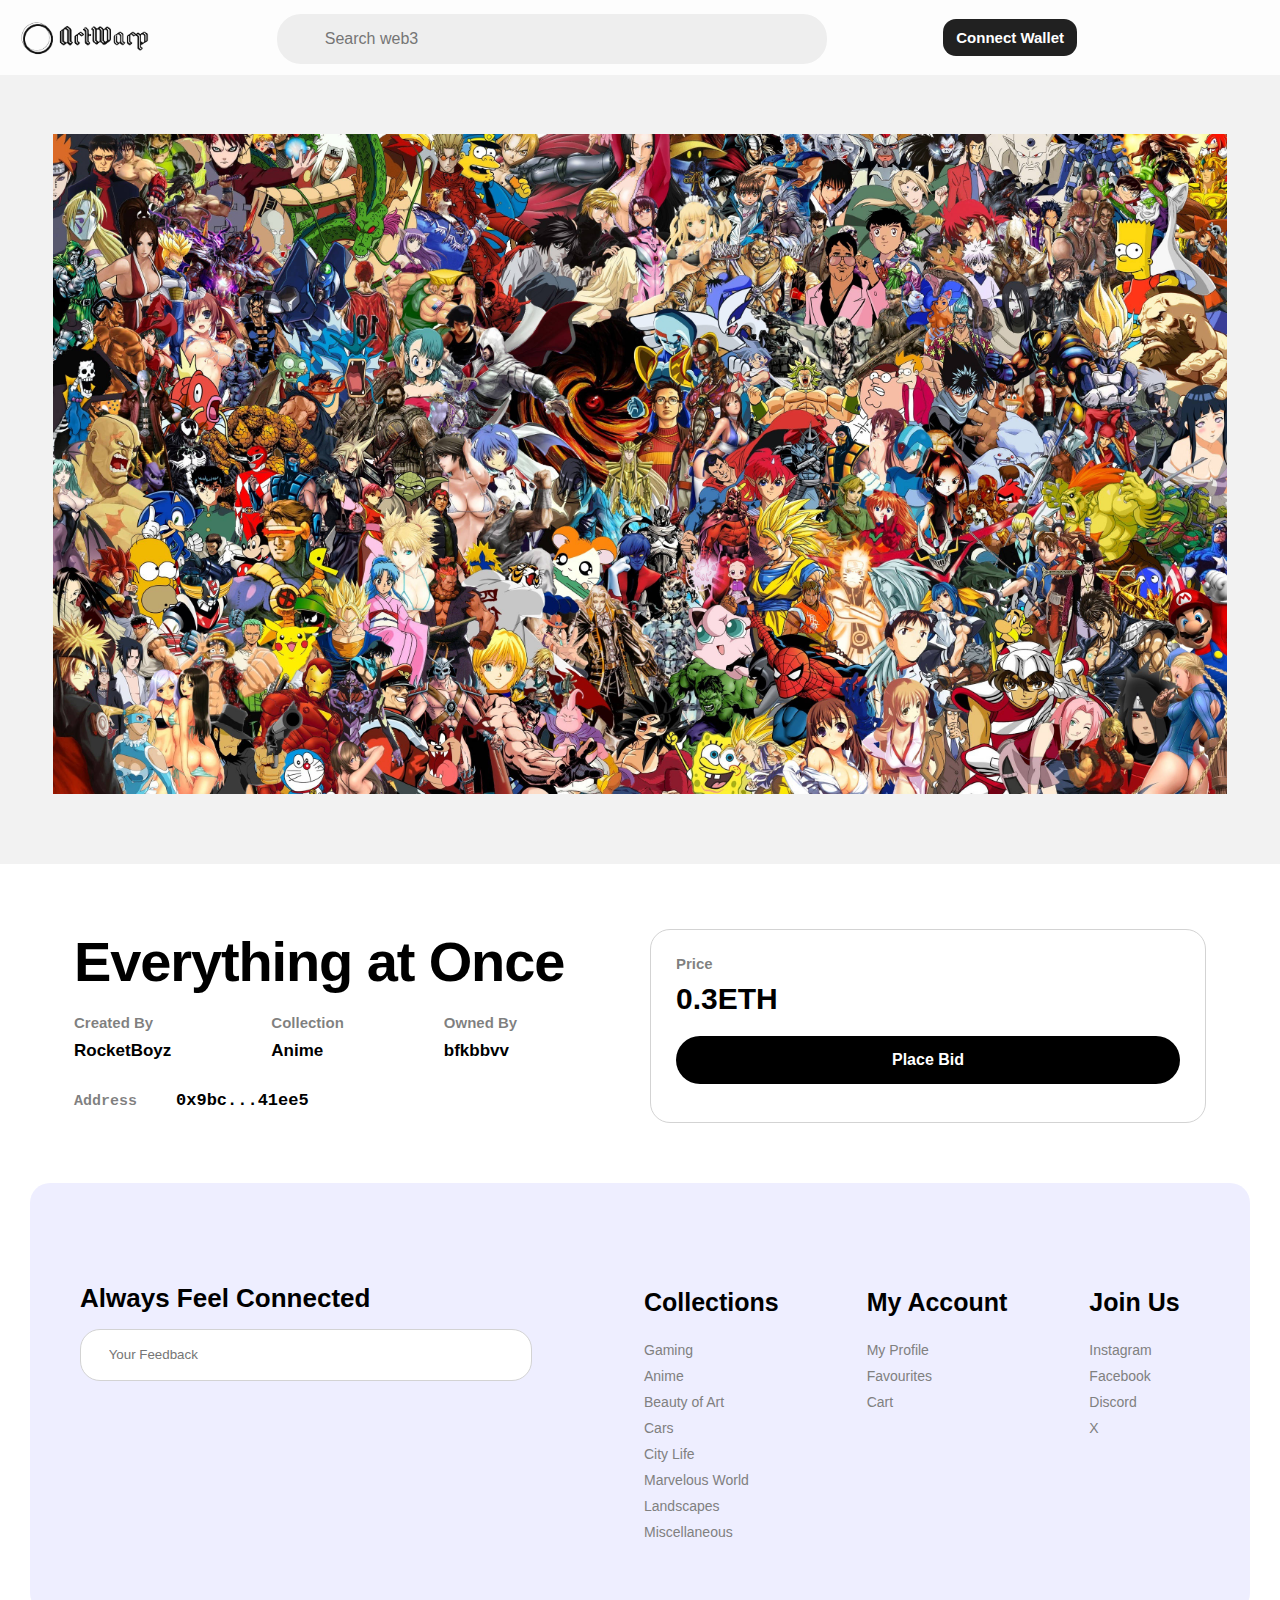
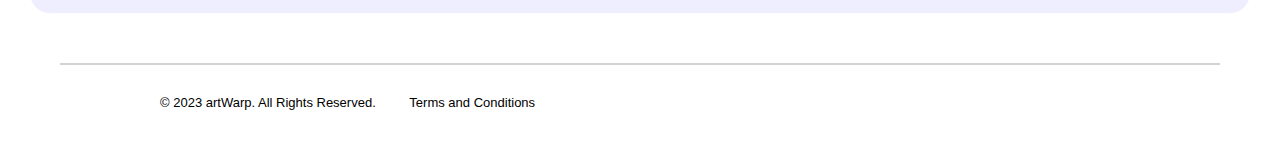
<file: anime-1-nft.html>
<!DOCTYPE html>
<html>
    <head>

        <meta charset="UTF-8">
        <meta name="viewport" content="width=device-width, initial-scale=1.0">
        
        <title>Anime World</title>

        <link rel="stylesheet" href="https://cdnjs.cloudflare.com/ajax/libs/font-awesome/6.5.1/css/all.min.css" integrity="sha512-DTOQO9RWCH3ppGqcWaEA1BIZOC6xxalwEsw9c2QQeAIftl+Vegovlnee1c9QX4TctnWMn13TZye+giMm8e2LwA==" crossorigin="anonymous" referrerpolicy="no-referrer" />
        <link rel="stylesheet" href="styles/nft-nav.css">
        <link rel="stylesheet" href="styles/nft-footer.css">
        <link rel="stylesheet" href="styles/nft-item.css">
    </head>
    <body>
        
        <nav></nav>

        <div class="item-data"></div>

        <footer></footer>

        <script src="javascript/homepage/renderNavbar.js"></script>
        <script src="javascript/homepage/renderFooter.js"></script>
        <script type='module' src="javascript/anime-1-js.js"></script>

    </body>
</html>
</file>
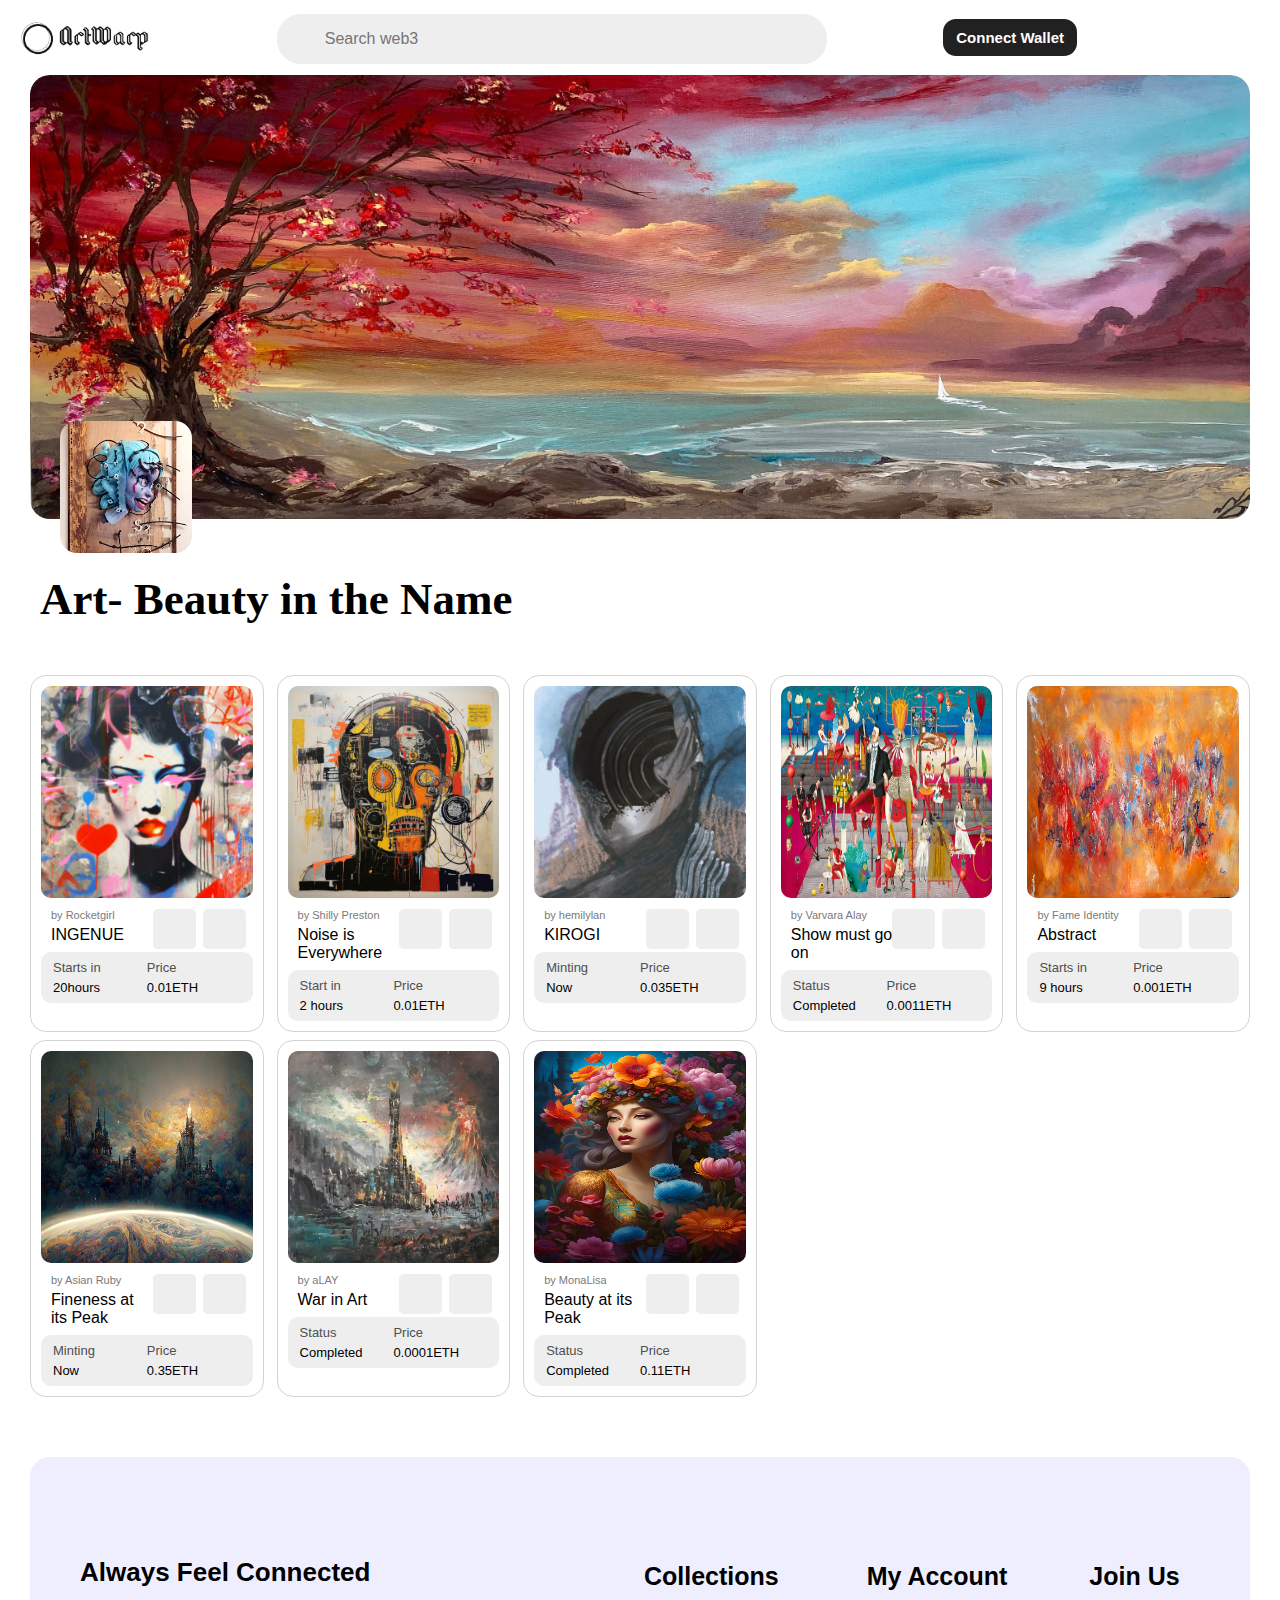
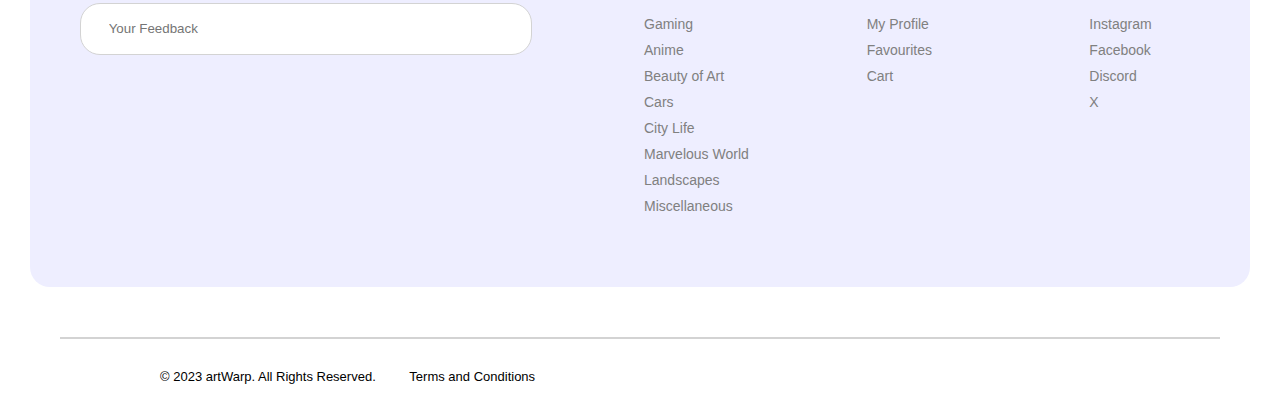
<file: nft-collection-3.html>
<!DOCTYPE html>
<html>
    <head>

        <meta charset="UTF-8">
        <meta name="viewport" content="width=device-width, initial-scale=1.0">

        <title>Collection Art</title>
        <link rel="icon" href="styles/images/collection-logo-back/art-logo.jpeg" type="image/icon type">
        <link rel="stylesheet" href="https://cdnjs.cloudflare.com/ajax/libs/font-awesome/6.5.1/css/all.min.css" integrity="sha512-DTOQO9RWCH3ppGqcWaEA1BIZOC6xxalwEsw9c2QQeAIftl+Vegovlnee1c9QX4TctnWMn13TZye+giMm8e2LwA==" crossorigin="anonymous" referrerpolicy="no-referrer" />
        <link rel="stylesheet" href="styles/nft-nav.css">
        <link rel="stylesheet" href="styles/nft-space.css">
        <link rel="stylesheet" href="styles/nft-latest.css">
        <link rel="stylesheet" href="styles/nft-footer.css">

    </head>
    <body>

        <nav></nav>

        <div class="space-hero">
            <div class="space-hero-img">
                <img class='hero_img' src="images/art/hero.jpeg">
                <img class="title_img" src="styles/images/collection-logo-back/art-logo.jpeg">
            </div>
            <div class="space-hero-heading">
                Art- Beauty in the Name
            </div>
        </div>

        <div class="item-block"></div>

        <footer></footer>

        <script src="javascript/homepage/renderNavbar.js"></script>
        <script src="javascript/homepage/renderFooter.js"></script>
        <script type="module" src="javascript/collection-render.js/render-art.js"></script>

    </body>
</html>
</file>
<file: styles/nft-nav.css>
a{
    text-decoration: none;
    cursor: pointer;
    color: inherit;
}

nav{
    background-position: bottom;
    background-color: rgba(255,255,255,0.85);
    backdrop-filter: blur(20px);            /*brave*/
    -webkit-backdrop-filter: blur(20px);    /*safari*/
    height: 75px;
    position: fixed;
    top: 0;
    left: 0;
    right: 0;
    z-index:5;
    display: flex;
    flex-direction: row;
    align-items: center;
    justify-content: space-between;
    padding-left: 20px;
}

nav img{
    height: 60px;
    cursor: pointer;
}

.nav-centre{
    width:500px;
    height: 48px;
    display: block;
    position: relative;
}
.nav-search{
    width:100%;
    height:100%;
    border: none;
    border-radius: 24px;
    background-color: rgb(238, 238, 238);
    padding: 1px 2px 1px 48px;
    font-size: 16px;
}
.nav-pointer{
    position: absolute;
    left:17px;
    top:25px;
}

.nav-right{
    margin-right: 30px;
    display: flex;
    justify-content: space-evenly;
    align-items: center;
    width:350px;
    cursor: pointer;
}
.nav-right button{
    padding: 10px 13px;
    border-radius: 13px;
    border:none;
    background-color: rgb(33, 33, 33);
    color:white;
    font-weight: bold;
    font-size: 15px;
}
.nav-right button:hover{cursor:pointer;}
.nav-right button:active{
    transform: translateX(1px);
    transform: translateY(1px);
}
</file>
<file: styles/nft-footer.css>
footer{
    margin: 60px 30px 0px 30px;
}

.foot-panel2{
    background-color: rgb(238,238,255);
    color: black;
    height: 430px;
    display: grid;
    grid-template-columns: 6fr 3fr 3fr 3fr;
    column-gap: 22px;
    border-radius: 20px;
    margin-bottom: 50px;
}
.footer-feedback{
    margin: 100px 50px;
}
.connected{
    font-size: 26px;
    font-weight: bold;
    margin-bottom: 15px;
}
.input{
    background-color: white;
    border: 1px solid lightgray;
    border-radius: 20px;
    width:450px;
    height: 50px;
    display: flex;
    justify-content: space-evenly;
    align-items: center;
}
.footer-feedback input{
    width:82%;
    height: 95%;
    border:none;
    border-radius: 20px;
}

ul{
    margin-top:80px;
}
ul p{
    font-size: 25px;
    font-weight: bold;
}
ul a{
    display: block;
    font-size: 14px;
    margin-top: 10px;
    color: gray;
}

.foot-panel4{
    margin: 0px 30px;
    background-color:white;
    color: black;
    height: 75px;
    font-size: 13px;
    display: flex;
    align-items: center;
    position:relative;
    border-top: 2px solid lightgray;
}

.footer-left{
    margin-left: 100px;
}
.footer-left a{
    margin-left: 30px;
}

.footer-right{
    position:absolute;
    right:100px;
    display: flex;
    justify-content: space-evenly;
    align-items: center;
    width: 150px;
}
.icons:hover{
    cursor:pointer;
}
</file>
<file: styles/nft-item.css>
body{
    margin:0;
    font-family: Arial;
}

.hero{
    background-color: white;
    width:100%;
}
.hero1{
    background-color: rgba(0,0,0,0.05);
    padding: 134px 79px 70px 79px;
    display:flex;
    justify-content: center;
}
.hero1 img{
    max-width: 1550px;
    max-height:660px;
}
.hero-head{
    margin: 50px;
    padding: 15px 24px 0px 24px;
    display: grid;
    grid-template-columns: 1fr 1fr;
    column-gap: 20px;
}
.main-head{
    font-size: 56px;
    font-weight: bold;
    letter-spacing: -1.12px;
    margin-bottom: 20px;
}
.sub{
    display: flex;
    margin-bottom: 30px;
}
.sub_{margin-right: 100px;}

.sub1{
    font-size: 15px;
    font-weight: bold;
    color: rgba(0,0,0,0.5);
    margin-bottom: 10px;
}
.sub2{
    font-size: 17px;
    font-weight: bold;
}

.bidding{
    display: flex;
    flex-direction: column;
    border: 1px solid lightgray;
    border-radius: 20px;
    padding: 25px;
}
.bidding button{
    background-color: black;
    border-radius: 24px;
    height:48px;
    color:white;
    border: none;
    font-size: 16px;
    font-weight: 600;
}
.price_bid{
    font-size: 30px;
    font-weight: bold;
    margin-bottom: 20px;
}
</file>
<file: styles/nft-space.css>
body{
    margin: 0;
    font-family: Arial, Helvetica, sans-serif;
}

.space-hero{ margin:75px 30px 0px 30px;}
.space-hero-img{position: relative;}

.hero_img{
    width:100%;
    border-radius: 20px;
}
.title_img{
    position: absolute;
    height:132px;
    left: 30px;
    bottom:-30px;
    border-radius: 17px;
}
.space-hero-heading{
    margin: 50px 0px 50px 10px;
    font-size: 45px;
    font-weight: 600;
    font-family:fantasy;
}
</file>
<file: styles/nft-latest.css>
.latest-drops{
    background-color: white;
    border: 1px solid gray;
    margin: 0px 30px 50px 30px;
    border-radius: 20px;
    padding-bottom: 30px;
}
.latest-drops-heading{
    font-size: 30px;
    font-weight: bold;
    margin: 30px 50px 30px 50px;
    padding: 5px 0px;
    border-bottom: 1px solid lightgray;
}
.item-block{
    margin: 0px 30px;
    display: grid;
    grid-template-columns: 1fr 1fr 1fr 1fr 1fr;
    column-gap: 13px;
    row-gap: 8px;
}

.item-tabs{
    border-radius: 16px;
    transition: 0.15s;
    border: 1px solid lightgray;
    padding: 10px;
    box-sizing: content-box;
    cursor:pointer;
    box-sizing: border-box;
}
.item-tabs:hover{
    transform: translateY(-3px);
    box-shadow: rgba(22, 22, 26, 0.08) 0px 0px 0px 2px inset;
}
.item-tabs img{
    width: 100%;
    aspect-ratio: 1;
    border-radius: 10px;
    margin-bottom: 7px;
}
.sub-info{
    display: grid;
    grid-template-columns: 1fr 50px 50px;
}
.sub-info button{
    padding: 5px;
    border: none;
    background-color: rgb(238, 238, 238);
    border-radius: 5px;
    height: 40px;
    width:43px;
    transition: 0.15s;
}
.sub-info button:active{
    background-color: rgb(174, 174, 174);
    transform: translateX(1px);
    transform: translatey(1px);
}
.author{
    margin-bottom: 5px;
    padding-left: 10px;
    font-size: 11px;
    color: rgb(122, 121, 121);
}
.item-name{
    padding-left: 10px;
    font-weight: 500;
    margin-bottom: 8px;
}

.status-price{
    background-color:rgb(238, 238, 238);
    padding:8px 12px;
    border-radius: 10px;
    font-size: 13px;
    display: flex;
    flex-direction: row;
    align-items: stretch;
}
.sub-status-price{
    flex:1;
    color: black;
}
.status,.price{
    margin-bottom: 5px;
    color: rgb(79, 79, 79);
}
</file>
